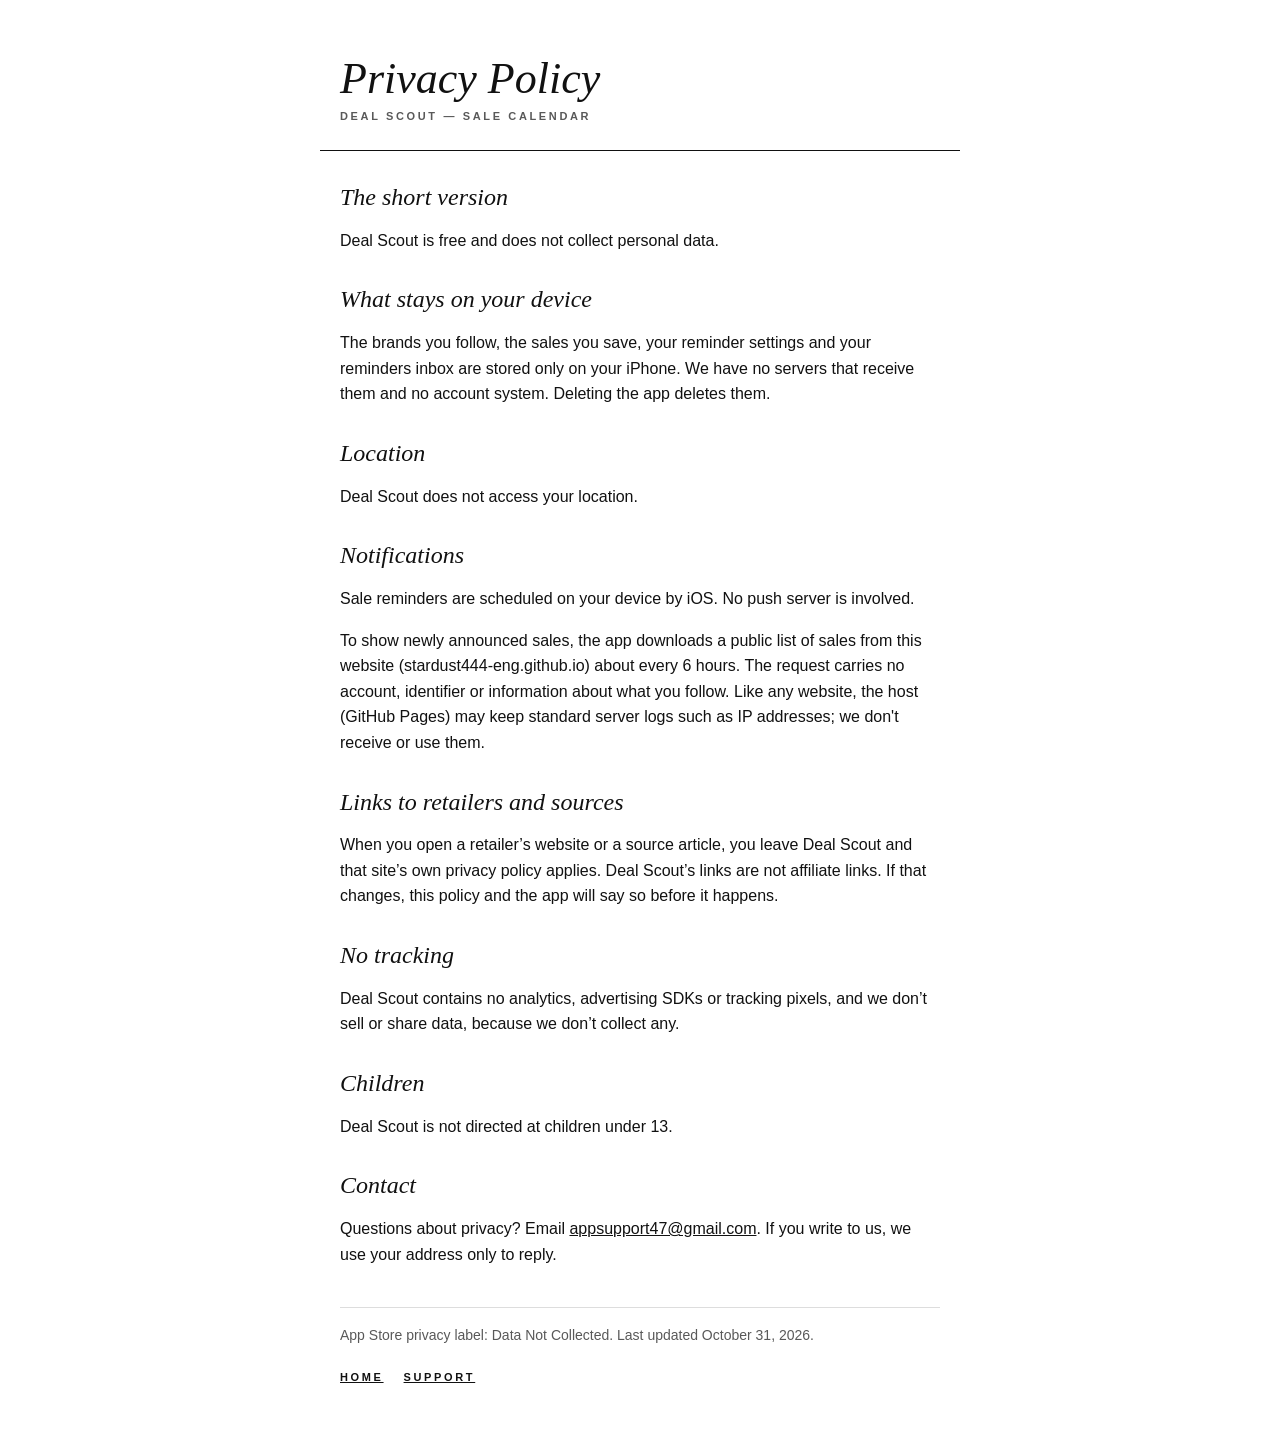
<file: docs/privacy.html>
<!doctype html>
<html lang="en">
<head>
<meta charset="utf-8"><meta name="viewport" content="width=device-width, initial-scale=1">
<title>Deal Scout — Privacy Policy</title>
<link rel="stylesheet" href="style.css">
</head>
<body>
<header><h1>Privacy Policy</h1><p>Deal Scout — Sale Calendar</p></header>
<main>
<h2>The short version</h2>
<p>Deal Scout is free and does not collect personal data.</p>

<h2>What stays on your device</h2>
<p>The brands you follow, the sales you save, your reminder settings and your reminders inbox are stored only on your iPhone. We have no servers that receive them and no account system. Deleting the app deletes them.</p>

<h2>Location</h2>
<p>Deal Scout does not access your location.</p>

<h2>Notifications</h2>
<p>Sale reminders are scheduled on your device by iOS. No push server is involved.</p>
<p>To show newly announced sales, the app downloads a public list of sales from this website (stardust444-eng.github.io) about every 6 hours. The request carries no account, identifier or information about what you follow. Like any website, the host (GitHub Pages) may keep standard server logs such as IP addresses; we don't receive or use them.</p>

<h2>Links to retailers and sources</h2>
<p>When you open a retailer’s website or a source article, you leave Deal Scout and that site’s own privacy policy applies. Deal Scout’s links are not affiliate links. If that changes, this policy and the app will say so before it happens.</p>

<h2>No tracking</h2>
<p>Deal Scout contains no analytics, advertising SDKs or tracking pixels, and we don’t sell or share data, because we don’t collect any.</p>

<h2>Children</h2>
<p>Deal Scout is not directed at children under 13.</p>

<h2>Contact</h2>
<p>Questions about privacy? Email <a href="mailto:appsupport47@gmail.com">appsupport47@gmail.com</a>. If you write to us, we use your address only to reply.</p>

<p class="muted">App Store privacy label: Data Not Collected. Last updated October 31, 2026.</p>
</main>
<nav><a href="index.html">Home</a><a href="support.html">Support</a></nav>
</body>
</html>
</file>
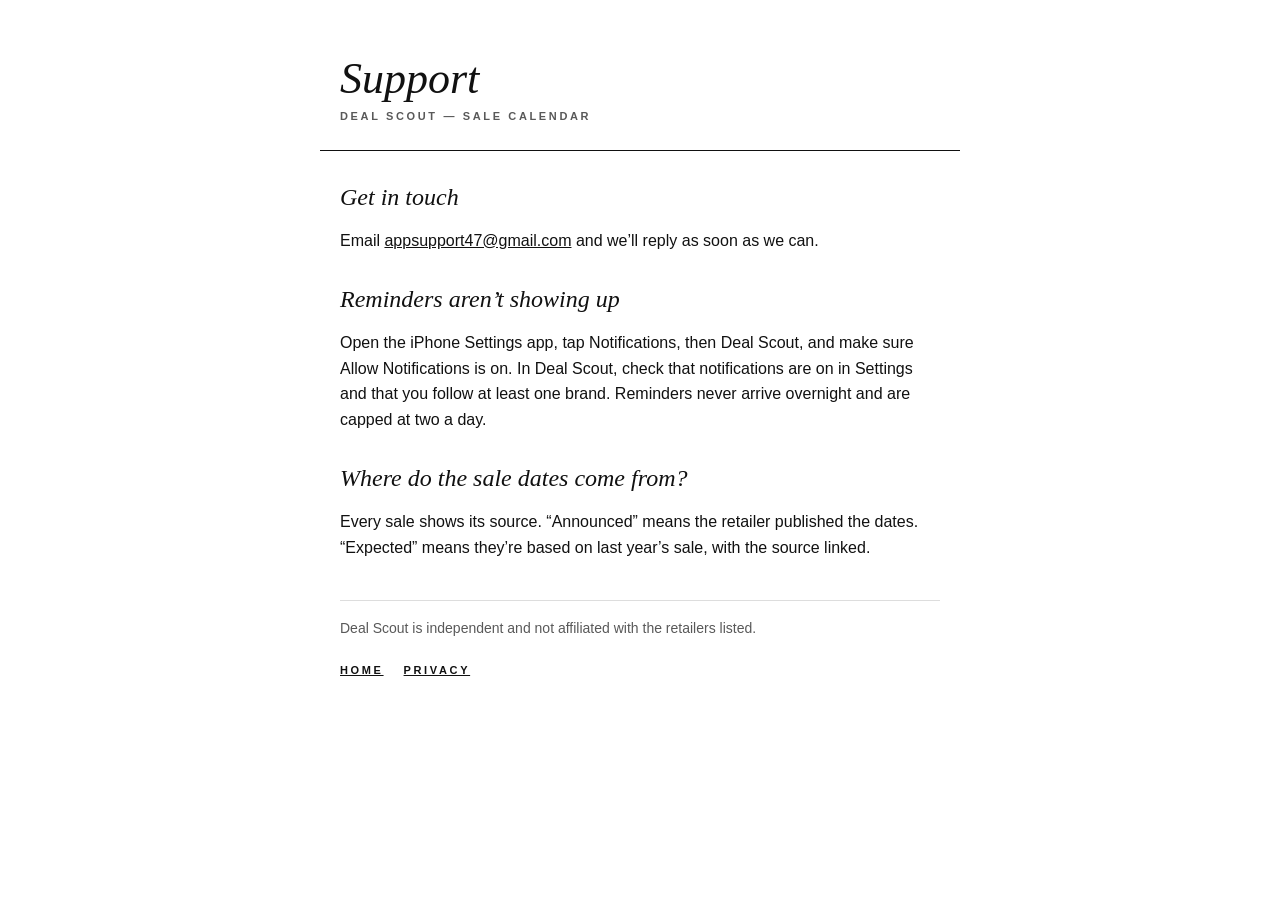
<file: docs/support.html>
<!doctype html>
<html lang="en">
<head>
<meta charset="utf-8"><meta name="viewport" content="width=device-width, initial-scale=1">
<title>Deal Scout — Support</title>
<link rel="stylesheet" href="style.css">
</head>
<body>
<header><h1>Support</h1><p>Deal Scout — Sale Calendar</p></header>
<main>
<h2>Get in touch</h2>
<p>Email <a href="mailto:appsupport47@gmail.com">appsupport47@gmail.com</a> and we’ll reply as soon as we can.</p>

<h2>Reminders aren’t showing up</h2>
<p>Open the iPhone Settings app, tap Notifications, then Deal Scout, and make sure Allow Notifications is on. In Deal Scout, check that notifications are on in Settings and that you follow at least one brand. Reminders never arrive overnight and are capped at two a day.</p>

<h2>Where do the sale dates come from?</h2>
<p>Every sale shows its source. “Announced” means the retailer published the dates. “Expected” means they’re based on last year’s sale, with the source linked.</p>


<p class="muted">Deal Scout is independent and not affiliated with the retailers listed.</p>
</main>
<nav><a href="index.html">Home</a><a href="privacy.html">Privacy</a></nav>
</body>
</html>
</file>
<file: docs/style.css>
:root{--ink:#111;--dim:#595959;--line:#ddd;--paper:#fff}
@media (prefers-color-scheme:dark){:root{--ink:#f5f5f5;--dim:#aaa;--line:#333;--paper:#0c0c0c}}
*{box-sizing:border-box}
body{margin:0;background:var(--paper);color:var(--ink);font:16px/1.6 -apple-system,"Helvetica Neue",Arial,sans-serif}
header,main,nav{max-width:640px;margin:0 auto;padding:0 20px}
header{padding-top:56px;padding-bottom:24px;border-bottom:1px solid var(--ink)}
header p{margin:6px 0 0;font-size:11px;letter-spacing:.24em;text-transform:uppercase;font-weight:600;color:var(--dim)}
h1{font:italic 400 44px/1.05 "Didot","Bodoni 72",Georgia,serif;margin:0}
h2{font:italic 400 24px/1.2 "Didot","Bodoni 72",Georgia,serif;margin:32px 0 6px}
a{color:var(--ink)}
.muted{color:var(--dim);font-size:14px;margin-top:40px;border-top:1px solid var(--line);padding-top:16px}
nav{padding-top:8px;padding-bottom:56px;display:flex;gap:20px;font-size:11px;letter-spacing:.24em;text-transform:uppercase;font-weight:600}
</file>
